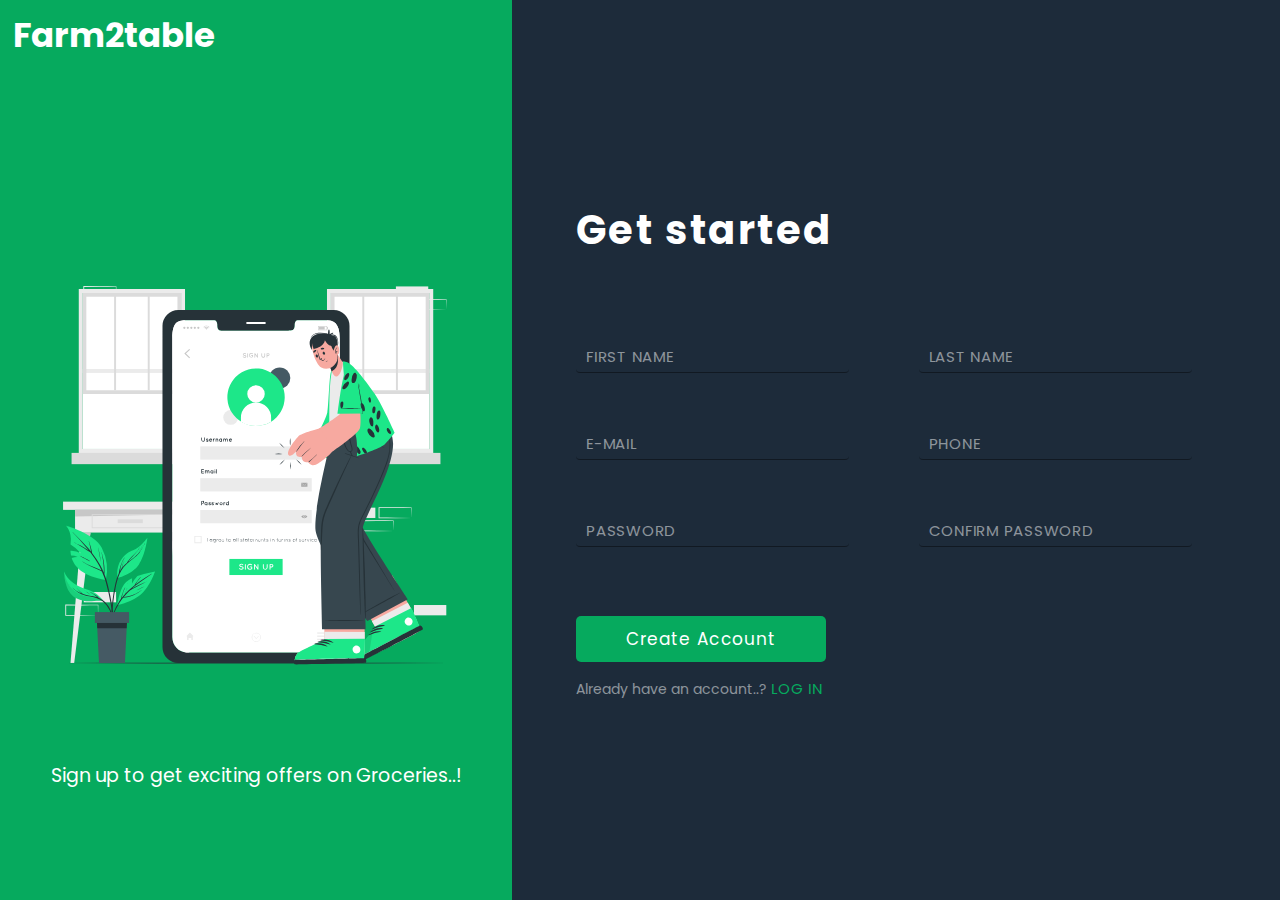
<file: grocery_website/Login/index.html>
<!DOCTYPE html>
<html lang="en">
<head>
    <meta charset="UTF-8">
    <meta http-equiv="X-UA-Compatible" content="IE=edge">
    <meta name="viewport" content="width=device-width, initial-scale=1.0">
    <meta name="theme-color" content="#06aa5e">
    <meta name="msapplication-navbutton-color" content="#06aa5e">
    <meta name="apple-mobile-web-app-capable" content="yes">
    <meta name="apple-mobile-web-app-status-bar-style" content="black-translucent">
    <title>Sign up | Farm2Table</title>
    <link rel="shortcut icon" href="./assets/images/favicon.png" type="image/x-icon">
    <link rel="stylesheet" href="./assets/css/styles.css">
    <script src="./assets/js/script.js" defer></script>
</head>
<body>
    <main class="card-container slideUp-animation">
        <div class="image-container">
            <h1 class="company"> Farm2table</h1>
            <img src="./assets/images/signUp.svg" class="illustration" alt="">
            <p class="quote">Sign up to get exciting offers on Groceries..!</p>
            <a href="#btm" class="mobile-btm-nav">
                <img src="./assets/images/dbl-arrow.png" alt="">
            </a>
        </div>
        <form action="" method="">
            <div class="form-container slideRight-animation">
    
                <h1 class="form-header">
                    Get started
                </h1>
    
                <div class="input-container">
                    <label for="f-name"></label>
                    <input type="text" name="f-name" id="f-name" required>
                    <span>
                        First name
                    </span>
                    <div class="error"></div>
                </div>
    
                <div class="input-container">
                    <label for="l-name"></label>
                    <input type="text" name="l-name" id="l-name" required>
                    <span>
                        Last name
                    </span>
                    <div class="error"></div>
                </div>
    
                <div class="input-container">
                    <label for="mail">
                    </label>
                    <input type="email" name="mail" id="mail" required>
                    <span>
                        E-mail
                    </span>
                    <div class="error"></div>
                </div>
    
                <div class="input-container">
                    <label for="phone">
                    </label>
                    <input type="tel" name="phone" id="phone" required>
                    <span>Phone</span>
                    <div class="error"></div>
                </div>
    
                <div class="input-container">
                    <label for="user-password"></label>
                    <input type="password" name="user-password" id="user-password" class="user-password" required>
                    <span>Password</span>
                    <div class="error"></div>
                </div>

                <div class="input-container">
                    <label for="user-password-confirm"></label>
                    <input type="password" name="user-password-confirm" id="user-password-confirm" class="password-confirmation" required>
                    <span>
                        Confirm Password
                    </span>
                    <div class="error"></div>
                </div>

                <div id="btm">
                    <button type="submit" class="submit-btn">Create Account</button>
                    <p class="btm-text">
                        Already have an account..? <span class="btm-text-highlighted">  Log in</span>
                    </p>
                </div>
            </div>
        </form>
    </main>
    <section class="outro-overlay disabled slideUp-animation">
        <h1 class="company">Basket <sup>&trade;</sup></h1>
        <h1 class="outro-greeting">Thank's for signing up..!</h1>
        <img src="./assets/images/shape.svg" alt="" class="shape">
        <img src="./assets/images/signedUp.svg" alt="" id="signedUp-illustration" class="slideRight-animation">
        <div class="author-link">
            &copy;&nbsp;
            <a href="https://www.0xabdulkhalid.ml/">0xabdulkhalid</a> |
            <a href="https://www.github.com/0xabdulkhalid/basket-sign-up-form/">Source Code</a>
        </div>
    </section>
</body>
</html>
</file>
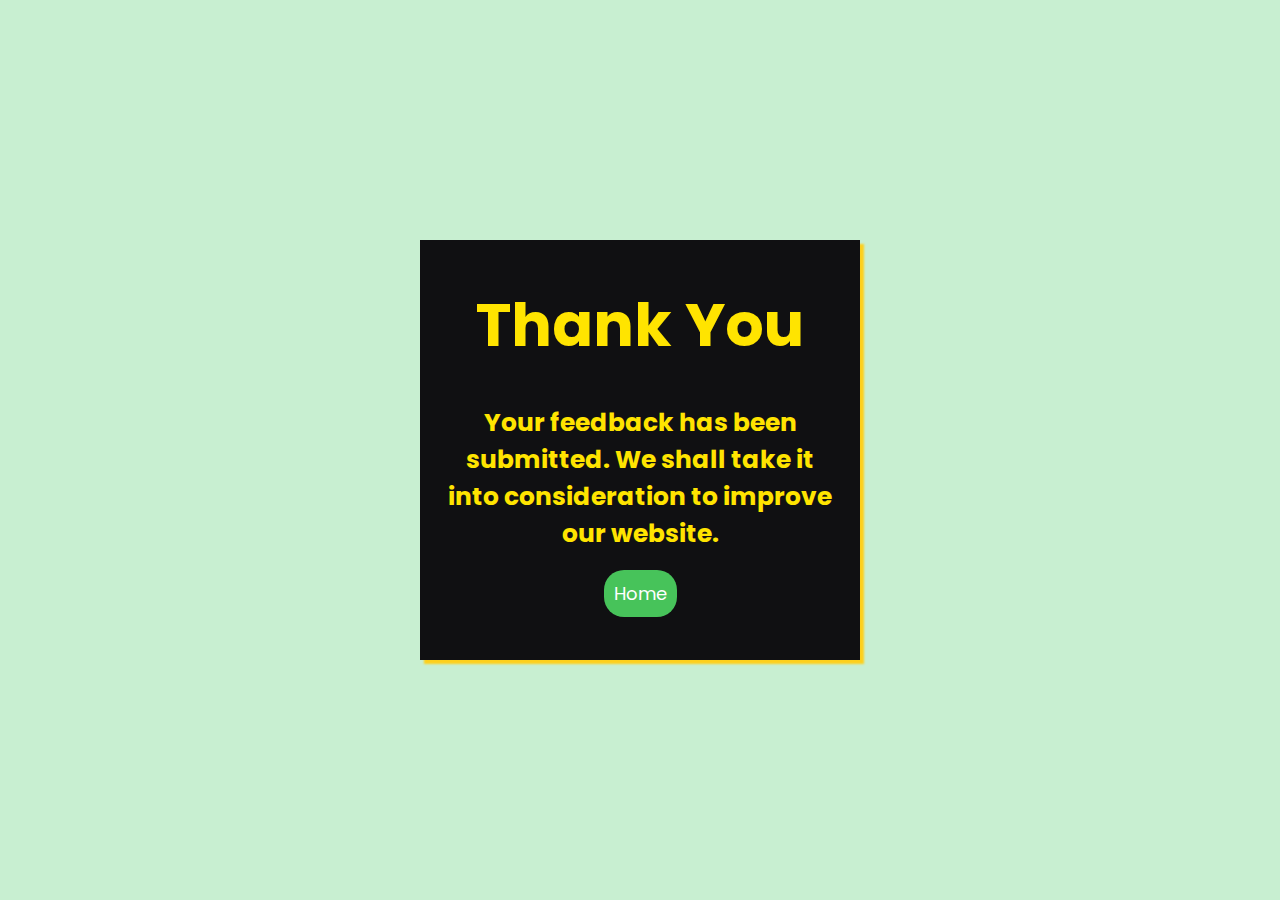
<file: grocery_website/feedback_pg/Feedback Form Confirm HTML and CSS.html>
<!DOCTYPE html>
<html>
	<head>
		<title>Feedback</title>
		<style>

            @import url('https://fonts.googleapis.com/css2?family=Poppins:wght@200;300;400;500;600;700&display=swap');
			*{
				margin:0;
				padding:0;
                font-family: 'Poppins', sans-serif;
			}
			body{
				display:flex;
				min-height:100vh;
				align-items:center;
				justify-content:center;
				background: #c8efd1;
			}
			.box{
				height:380px;
				width:400px;
				background:#101012;
				padding:20px;
                box-shadow: 4px 4px 2px #fdd01c;
			}
			.box div{
				color:#ffe400;
				font-size:30px;
				font-family:sans-serif;
				font-weight:800;
				text-align:center;
				padding:20px 0;
			}
			.btn{
				border-radius:20px;
				color:#fff;
				margin-top:18px;
				padding:10px;
				background-color:#47c35a;
				font-size:18px;
				border:none;
				cursor:pointer;
			}
		</style>
		
		<link rel="shortcut icon" type="image/jpg" href="C:\Users\hp\Desktop\College\First Semester\Introduction To Web Technologies\Notepad ++ Files\Project\favicon.ico"/>
	</head>
	<body>
		<div class="box">
			<div>
				<h1>Thank You</h1><br>
				<h5>Your feedback has been submitted. We shall take it into consideration to improve our website.</h5>
				<button type="button" class="btn"><a href="/grocery_website/index.html" style = 'color: white; text-decoration: none;'>Home</a></button>
			</div>
		</div>
	</body>
</html>
</file>
<file: grocery_website/Login/assets/css/styles.css>
@import url('https://fonts.googleapis.com/css2?family=Poppins:wght@400&display=swap');

/*
  VARIABLES DECLARATION ON ROOT
*/
:root {
    --green: rgb(33, 250, 131);
    --red: rgb(252, 86, 108);
    --dusky-green: rgb(6, 170, 94);
    --opac-white: rgba(255, 255, 255, .8);
    --form-txt:  rgba(255, 255, 255, .5);
    --darky: #1d2b3a;
    --light-grey: rgb(105, 105, 105);
}


/*
    COMMON STYLING
*/
* {
    margin: 0;
    padding: 0;
    scroll-behavior: smooth;
    font-family: 'Poppins', system-ui, -apple-system, BlinkMacSystemFont, 'Segoe UI', Roboto, Oxygen, Ubuntu, Cantarell, 'Open Sans', 'Helvetica Neue', sans-serif;
}
body {
    overflow: hidden;
    background-color: var(--dusky-green);
}


/* 
    MAIN(SIGN-UP CARD) SECTION
*/
.card-container {
    display: grid;
    grid-template-columns: calc(100% - 60%) auto;
    height: 100vh;
    width: 100%;
    overflow: hidden;
    background-color: var(--darky);
}


/*
    FORM SECTION
*/
.form-container {
    width: 50vw;
    display: grid;
    grid-template-columns: 1fr 1fr;
    gap: 45px;
    padding: 50px;
    color: var(--form-txt);
}
.form-header {
    grid-column: 1 / -1;
    letter-spacing: .06em;
    margin-bottom: 30px;
    font-size: 40px;
    color: white;
}
input {
    display: block;
    border-radius: 4px;
    border: 0;
    border-bottom: 1px solid rgb(0,0,0,.4);
    padding: 6px 6px 6px 10px;
    margin-top: 5px;
    background-color: rgba(255, 255, 255, 0);
    transition: all .5s ease-in;
    color: var(--opac-white);
} 
input::placeholder{
    content: none;
}
span {
    letter-spacing: .05em;
    text-transform: uppercase;
    font-size: 15px;
    transition: all .4s;
}
[type="submit"]{
    border: 0;
    background-color: var(--dusky-green);
    color: white;
    padding: 10px 50px;
    letter-spacing: .05em;
    border-radius: 5px;
    margin-top: 20px;
    font-size: 17px;
    outline: none;
}
form {
    width: auto;
    display: grid;
    place-items: center;
}
.btm-text {
    margin-top: 15px;
    font-size: 14px;
}
.btm-text-highlighted {
    color: var(--dusky-green);
}
.input-container {
    position: relative;
}
span:not(.btm-text-highlighted) {
    position: absolute;
    left: 0;
    top: 0;
    padding: 10px;
    pointer-events: none;
}


/*
    INPUT FIELD EFFECTS SECTION
*/
input:focus ~ span,
input:valid ~ span{
    font-size: 10px;
    transform: translateX(4px) translateY(-7px);
    font-size: 0.80em;
    padding: 0 6px;
    color: var(--cyny-green);
    background-color: var(--dusky-green);
    color: white;
    border-radius: 2px;
}
input:focus,
input:focus-visible {
    border: 1px solid  var(--green);
    box-shadow: 0 0 5px rgb(0,0,0,.3);
    outline: none;
}
input:valid {
    border: 1px solid var(--green);  
}


/* 
    ERROR PROMPTER SECTION
*/
.error {
    color: rgb(255, 51, 51);
    font-family: sans-serif;
    font-weight: 500;
    text-transform: none;
    overflow: hidden;
    margin-top: 4px;
}


/*
    IMAGE ILLUSTRATION SECTION
*/
.image-container{
    display: grid;
    place-items: center;
    background-color: var(--dusky-green);
    color: white;
}
.image-container > img {
    width: calc(90%);
}
.company, 
.image-container > .quote {
        width: 100%;
        height: 100%;
        text-align: center;
        font-size: 19px;
}
.company {
    font-size: 34px;
    text-align: left;
    height: 70px;
    align-self: flex-start;
    padding: 2% 0 0 5%;
}
.outro-overlay > .company{
    position: absolute;
    top: 0;
}
.mobile-btm-nav {
    display: none;
}


/*
    FORM NAVIGATION (FOR-MOBILE)
*/
.mobile-btm-nav {
    text-decoration: none;
    display: none;
}
.mobile-btm-nav > img {
    transform: scale(.3) rotateZ(180deg);
}


/*
    FLOATING ANIMATION FOR BOTTOM-NAV (FOR-MOBILE-VERSION)
*/
@keyframes float {
	0% {
		transform: translatey(0px);
	}
	50% {
		transform: translatey(-10px);
	}
	100% {
		transform: translatey(0px);
	}
}

/* .card-container {
    display: none;
} */


/* 
    GREETING SECTION (SHOWS AFTER SIGNING UP)
*/
.outro-overlay {
    display: flex;
    background-color: var(--dusky-green);
    height: 100vh;
    width: 100%;
    z-index: 0;
    overflow: hidden;
    align-items: center;
    justify-content: space-evenly;
    color: white;
    position: relative;
}
.outro-overlay > #signedUp-illustration {
    height: 90%;
    z-index: 2;
}
.outro-overlay > .shape {
    position: absolute;
    top: 0;
    left: 0;
    z-index: 1;
    animation: 1.3s 1 forwards cubic-bezier(.36,-0.01,.5,1.38) slideRight;
    width: 150%;
}
.outro-overlay > .outro-greeting {
    z-index: 3;
    font-weight: 700;
    letter-spacing: .02em;
    word-spacing: .1em;
}
.disabled {
    display: none ;
}


/*
  SVG ANIMATION
*/
.slideUp-animation {
    animation: 1.3s 1 forwards cubic-bezier(.36,-0.01,.5,1.38) slideUp;animation-delay: 0s;
} 
.slideRight-animation {
    animation: 1.3s 1 forwards cubic-bezier(.36,-0.01,.5,1.38) slideRight;animation-delay: 0s;
}                             
@keyframes slideUp {  
    0% { opacity: 0; transform: translateY(30px); }
    100% { opacity: 1; transform: inherit;  }    
}                    
@keyframes slideRight {              
    0% { opacity: 0; transform: translateX(30px); }                
    100% { opacity: 1; transform: translateX(0);   }
}


/*
    AUTHOR LINK
*/
.author-link{
    position: fixed;
    bottom: 0;
    padding-bottom: 10px;
    z-index: 5;
}
.author-link,
a {
    text-decoration: none;
    color: var(--light-grey);
    transition: .3s ease-out;
}
.author-link > a:hover {
    color: var(--darky);
}



/*
    MEDIA QUERY SECTION
*/
@media only screen and (max-width: 540px) {
   
    /* 
        For mobile phones: 
    */
    body {
        width: 100%;
        overflow: visible;
    }
    .image-container > [class] {
        transform: scale(1);
    }
    .quote {
        margin-top: -50px;
    }
    .card-container {
        grid-template-rows: 100vh minmax(100vh, auto);
        grid-template-columns: none;
        overflow: hidden;
        height: auto;
    }
    .image-container {
        width: 100%;
        position: relative;
    }
    .image-container > img {
        width: calc(110%);
    }
    .error {
        font-size: 13px;
    }
    .form-container {
        display: grid;
        place-items: center ;
        grid-template-columns: none;
        grid-template-rows: none;
        gap: 20px;
        width: 100%;
        gap: 45px;
        padding: 0;
        color: rgba(255, 255, 255, .5);
    }
    .mobile-btm-nav {
        display: block;
        position: absolute;
        bottom: 0;
        display: block;
        animation: float 1s cubic-bezier(0.59, 0.575, 0.565, 1) infinite;
    }
    form {
        padding: 50px;
        display: flex;
        align-items: center;
    }
    .outro-overlay {
        flex-direction: column;
        justify-content: center;
        gap: 30px;
    }
    .outro-overlay > #signedUp-illustration {
        height: auto;
        z-index: 2; 
    }
    .outro-overlay > .shape {
        display: none;
    }
    .outro-overlay > .outro-greeting {
        font-size: 20px;
        order: 1;
    }
}
</file>
